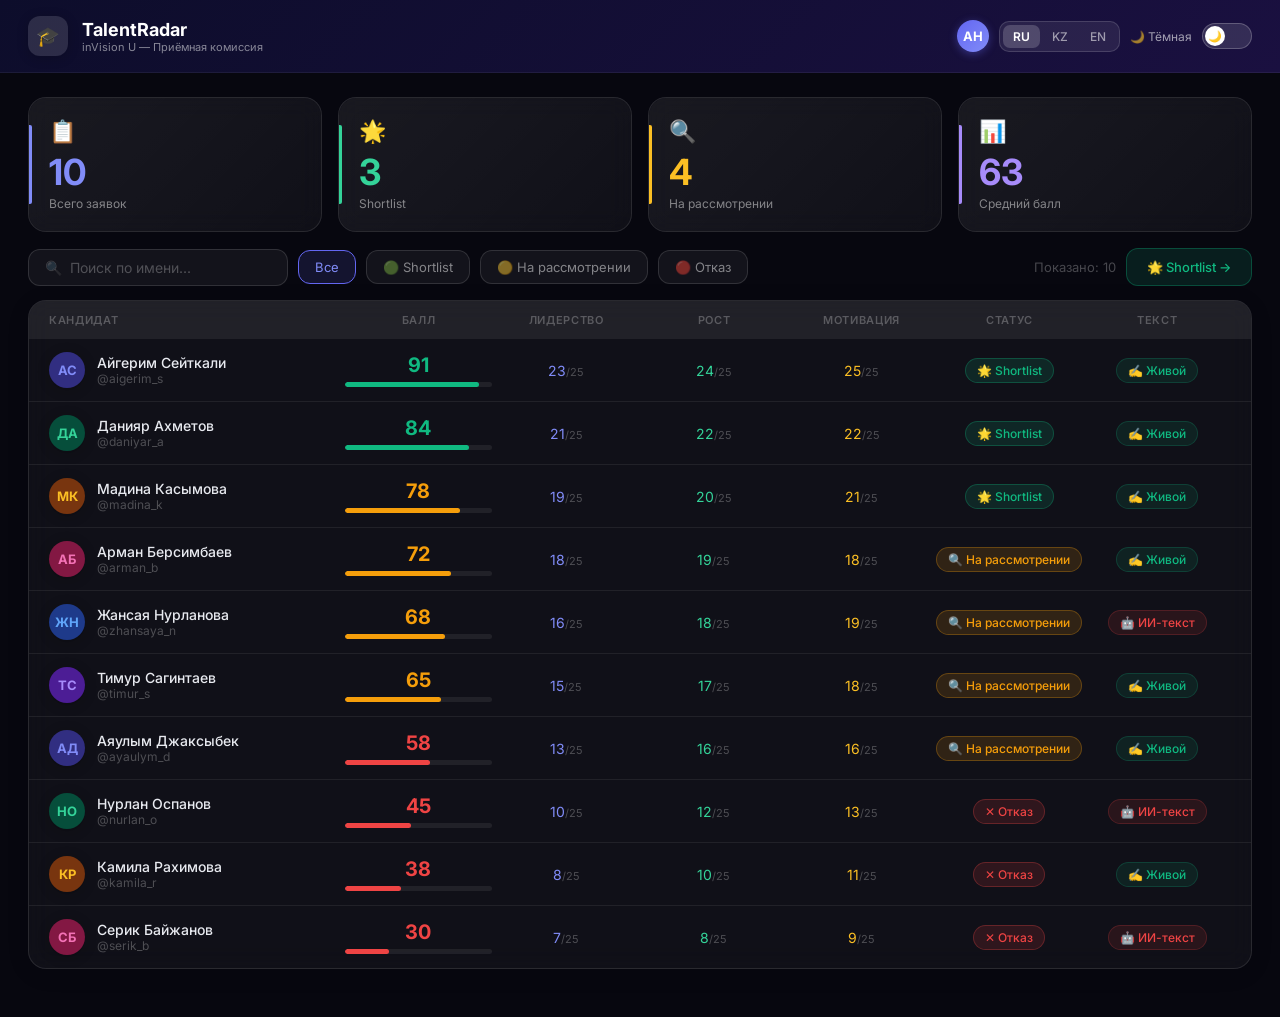
<file: frontend/index.html>
<!DOCTYPE html>
<html lang="ru" data-theme="dark">
<head>
  <meta charset="UTF-8"/>
  <meta name="viewport" content="width=device-width, initial-scale=1.0"/>
  <title>TalentRadar — inVision U</title>
  <link rel="stylesheet" href="css/styles.css"/>
</head>
<body>

<header class="hero-gradient">
  <div style="display:flex;align-items:center;gap:14px;">
    <div style="width:40px;height:40px;border-radius:12px;background:rgba(255,255,255,0.13);display:flex;align-items:center;justify-content:center;font-size:19px;box-shadow:0 2px 12px rgba(0,0,0,0.2);">🎓</div>
    <div>
      <h1 style="font-size:18px;font-weight:700;color:#fff;margin:0;" id="hdr-app">TalentRadar</h1>
      <p style="font-size:11px;color:rgba(255,255,255,0.5);margin:0;" id="hdr-sub">inVision U — Приёмная комиссия</p>
    </div>
  </div>
  <div style="display:flex;align-items:center;gap:10px;">
    <!-- Профиль -->
    <div onclick="location.href='profile.html'" style="width:32px;height:32px;border-radius:50%;background:linear-gradient(135deg,#6366f1,#818cf8);display:flex;align-items:center;justify-content:center;font-size:13px;font-weight:700;color:#fff;cursor:pointer;box-shadow:0 2px 8px rgba(99,102,241,0.4);">АН</div>
    <!-- Язык -->
    <div class="lang-switcher">
      <button class="lang-btn" data-lang="ru">RU</button>
      <button class="lang-btn" data-lang="kz">KZ</button>
      <button class="lang-btn" data-lang="en">EN</button>
    </div>
    <!-- Тема -->
    <span style="font-size:12px;color:rgba(255,255,255,0.6);" id="theme-label">🌙 Тёмная</span>
    <div class="theme-toggle" onclick="toggleTheme()"><div class="knob" id="theme-knob">🌙</div></div>
  </div>
</header>

<!-- СТАТИСТИКА -->
<div style="display:grid;grid-template-columns:repeat(4,1fr);gap:16px;padding:24px 28px 16px;" id="stats-grid"></div>

<!-- ПОИСК И ФИЛЬТРЫ -->
<div style="padding:0 28px 14px;display:flex;align-items:center;gap:10px;flex-wrap:wrap;">
  <input type="text" id="search-input" class="search-input" oninput="filterCandidates()"/>
  <button class="filter-btn active" data-filter="all" onclick="setFilter('all',this)" id="f-all">Все</button>
  <button class="filter-btn" data-filter="shortlist" onclick="setFilter('shortlist',this)" id="f-short">🟢 Shortlist</button>
  <button class="filter-btn" data-filter="review" onclick="setFilter('review',this)" id="f-review">🟡 На рассмотрении</button>
  <button class="filter-btn" data-filter="declined" onclick="setFilter('declined',this)" id="f-declined">🔴 Отказ</button>
  <span style="margin-left:auto;font-size:13px;color:var(--text3);" id="count-label"></span>
  <button class="btn btn-green" onclick="location.href='shortlist.html'" style="font-size:13px;" id="btn-to-shortlist">🌟 Shortlist →</button>
</div>

<!-- ТАБЛИЦА -->
<div style="padding:0 28px 48px;">
  <div class="table-wrap">
    <div class="table-header" id="table-header">
      <div id="th-candidate">Кандидат</div>
      <div style="text-align:center;" id="th-score">Балл</div>
      <div style="text-align:center;" id="th-lead">Лидерство</div>
      <div style="text-align:center;" id="th-growth">Рост</div>
      <div style="text-align:center;" id="th-motiv">Мотивация</div>
      <div style="text-align:center;" id="th-status">Статус</div>
      <div style="text-align:center;" id="th-text">Текст</div>
    </div>
    <div id="candidates-list"></div>
  </div>
</div>

<script src="js/i18n.js"></script>
<script src="js/data.js"></script>
<script>
let currentFilter = "all";

initLangSwitcher();

function onLangChange() {
  document.getElementById("hdr-app").textContent     = t("appName");
  document.getElementById("hdr-sub").textContent     = t("appSub");
  document.getElementById("theme-label").textContent = document.documentElement.getAttribute("data-theme")==="dark" ? t("darkTheme") : t("lightTheme");
  document.getElementById("search-input").placeholder = t("searchPlaceholder");
  document.getElementById("f-all").textContent       = t("filterAll");
  document.getElementById("f-short").textContent     = t("filterShort");
  document.getElementById("f-review").textContent    = t("filterReview");
  document.getElementById("f-declined").textContent  = t("filterDeclined");
  document.getElementById("btn-to-shortlist").innerHTML = `🌟 ${t("shortlistStat")} →`;
  document.getElementById("th-candidate").textContent = t("colCandidate");
  document.getElementById("th-score").textContent    = t("colScore");
  document.getElementById("th-lead").textContent     = t("colLeadership");
  document.getElementById("th-growth").textContent   = t("colGrowth");
  document.getElementById("th-motiv").textContent    = t("colMotivation");
  document.getElementById("th-status").textContent   = t("colStatus");
  document.getElementById("th-text").textContent     = t("colText");
  renderStats();
  filterCandidates();
}

function toggleTheme() {
  const html = document.documentElement;
  const isDark = html.getAttribute("data-theme")==="dark";
  html.setAttribute("data-theme", isDark?"light":"dark");
  document.getElementById("theme-knob").textContent  = isDark?"☀️":"🌙";
  document.getElementById("theme-label").textContent = isDark ? t("lightTheme") : t("darkTheme");
}

function renderStats() {
  const total = CANDIDATES.length;
  const sl    = CANDIDATES.filter(c=>c.status==="shortlist").length;
  const rev   = CANDIDATES.filter(c=>c.status==="review").length;
  const avg   = Math.round(CANDIDATES.reduce((s,c)=>s+c.score,0)/total);
  const items = [
    { label:t("totalApps"),    value:total, color:"#818cf8", icon:"📋", bar:"#818cf8" },
    { label:t("shortlistStat"),value:sl,    color:"#34d399", icon:"🌟", bar:"#34d399" },
    { label:t("underReview"),  value:rev,   color:"#fbbf24", icon:"🔍", bar:"#fbbf24" },
    { label:t("avgScore"),     value:avg,   color:"#a78bfa", icon:"📊", bar:"#a78bfa" },
  ];
  document.getElementById("stats-grid").innerHTML = items.map((s,i)=>`
    <div class="stat-card fade-in" style="animation-delay:${i*0.08}s;">
      <div class="accent-bar" style="background:${s.bar};"></div>
      <div style="font-size:22px;margin-bottom:10px;">${s.icon}</div>
      <div style="font-size:36px;font-weight:700;color:${s.color};line-height:1;animation:countUp 0.6s ease ${i*0.1}s forwards;opacity:0;">${s.value}</div>
      <div style="font-size:12px;color:var(--text2);margin-top:6px;">${s.label}</div>
    </div>`).join("");
}

function renderCandidates(list) {
  const showing = t("showing");
  document.getElementById("count-label").textContent = `${showing} ${list.length}`;
  const container = document.getElementById("candidates-list");
  if (!list.length) {
    container.innerHTML = `<div style="text-align:center;padding:52px;color:var(--text3);">${t("noResults")}</div>`;
    return;
  }
  container.innerHTML = list.map((c,i)=>{
    const [fg,bg] = getAvatarColors(CANDIDATES.indexOf(c));
    const initials  = getInitials(c.name);
    const barColor  = getScoreColor(c.score);
    const { cls }   = getStatusInfo(c.status);
    const statusTxt = c.status==="shortlist" ? t("badgeShortlist") : c.status==="review" ? t("badgeReview") : t("badgeDeclined");
    const aiLabel   = c.ai_text
      ? `<span class="badge badge-ai">${t("badgeAI")}</span>`
      : `<span class="badge badge-human">${t("badgeHuman")}</span>`;
    return `
      <div class="candidate-row fade-in" style="animation-delay:${i*0.04}s;" onclick="location.href='candidate.html?id=${c.id}'">
        <div style="display:flex;align-items:center;gap:12px;">
          <div class="avatar" style="width:36px;height:36px;font-size:13px;background:${bg};color:${fg};">${initials}</div>
          <div>
            <div style="font-size:14px;font-weight:500;color:var(--text);">${c.name}</div>
            <div style="font-size:12px;color:var(--text3);">@${c.username}</div>
          </div>
        </div>
        <div style="text-align:center;">
          <div style="font-size:20px;font-weight:700;color:${barColor};">${c.score}</div>
          <div class="progress-track" style="margin-top:5px;"><div class="progress-fill" style="--w:${c.score}%;background:${barColor};"></div></div>
        </div>
        <div style="text-align:center;font-size:14px;color:#818cf8;">${c.leadership}<span style="font-size:11px;color:var(--text3)">/25</span></div>
        <div style="text-align:center;font-size:14px;color:#34d399;">${c.growth}<span style="font-size:11px;color:var(--text3)">/25</span></div>
        <div style="text-align:center;font-size:14px;color:#fbbf24;">${c.motivation}<span style="font-size:11px;color:var(--text3)">/25</span></div>
        <div style="text-align:center;"><span class="badge ${cls}">${statusTxt}</span></div>
        <div style="text-align:center;">${aiLabel}</div>
      </div>`;
  }).join("");
}

function filterCandidates() {
  const q = document.getElementById("search-input").value.toLowerCase();
  let list = CANDIDATES;
  if (currentFilter!=="all") list=list.filter(c=>c.status===currentFilter);
  if (q) list=list.filter(c=>c.name.toLowerCase().includes(q));
  renderCandidates(list);
}

function setFilter(f,btn) {
  currentFilter=f;
  document.querySelectorAll(".filter-btn").forEach(b=>b.classList.remove("active"));
  btn.classList.add("active");
  filterCandidates();
}

onLangChange();
</script>
</body>
</html>
</file>
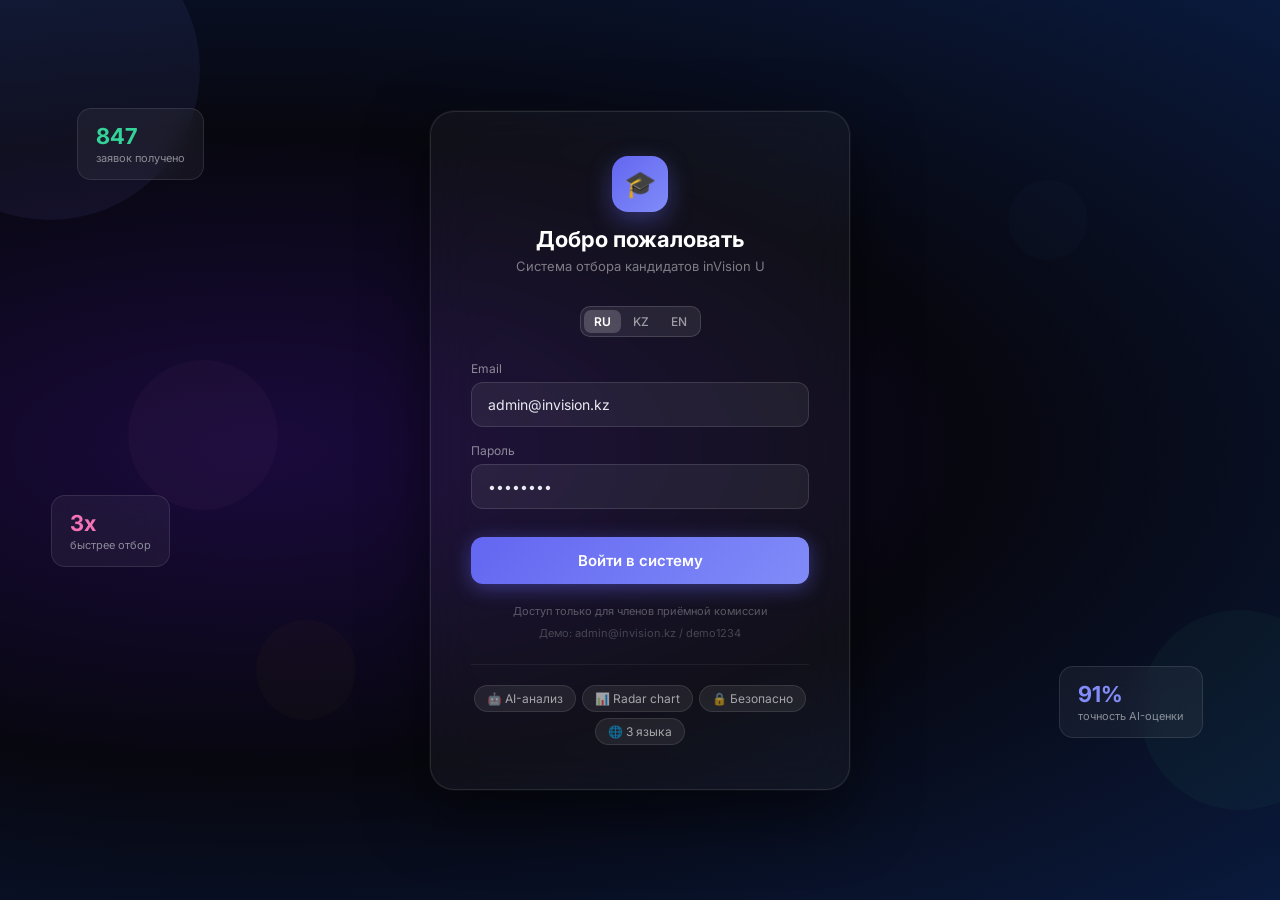
<file: frontend/login.html>
<!DOCTYPE html>
<html lang="ru" data-theme="dark">
<head>
  <meta charset="UTF-8"/>
  <meta name="viewport" content="width=device-width, initial-scale=1.0"/>
  <title>TalentRadar — Вход</title>
  <link rel="stylesheet" href="css/styles.css"/>
  <style>
    /* Только для логин страницы */
    .error-msg { color:#ef4444;font-size:12px;margin-top:6px;display:none; }
    .spinner { width:18px;height:18px;border:2px solid rgba(255,255,255,0.3);border-top-color:#fff;border-radius:50%;animation:spin .7s linear infinite;display:none;margin:0 auto; }
    .feature-pill {
      display:inline-flex;align-items:center;gap:6px;
      padding:5px 12px;border-radius:99px;
      background:rgba(255,255,255,0.07);border:1px solid rgba(255,255,255,0.1);
      font-size:12px;color:rgba(255,255,255,0.6);
    }
    .stat-float {
      position:absolute;background:rgba(255,255,255,0.05);
      border:1px solid rgba(255,255,255,0.10);border-radius:14px;
      padding:14px 18px;backdrop-filter:blur(12px);
      animation:float 7s ease-in-out infinite;
    }
    .stat-float:nth-child(6) { animation:floatB 9s ease-in-out infinite 1s; }
    .stat-float:nth-child(7) { animation:float  6s ease-in-out infinite 2s; }
  </style>
</head>
<body>
<div class="login-bg">

  <!-- Плавающие частицы -->
  <div class="particle" style="width:300px;height:300px;top:-80px;left:-100px;opacity:.5;"></div>
  <div class="particle" style="width:200px;height:200px;bottom:10%;right:-60px;opacity:.4;"></div>
  <div class="particle" style="width:150px;height:150px;top:40%;left:10%;opacity:.3;"></div>
  <div class="particle" style="width:100px;height:100px;bottom:20%;left:20%;opacity:.25;"></div>
  <div class="particle" style="width:80px;height:80px;top:20%;right:15%;opacity:.2;"></div>

  <!-- Плавающие стат-карточки (декор) -->
  <div class="stat-float" style="top:12%;left:6%;color:#fff;">
    <div style="font-size:22px;font-weight:700;color:#34d399;">847</div>
    <div style="font-size:11px;color:rgba(255,255,255,0.5);margin-top:2px;">заявок получено</div>
  </div>
  <div class="stat-float" style="bottom:18%;right:6%;color:#fff;">
    <div style="font-size:22px;font-weight:700;color:#818cf8;">91%</div>
    <div style="font-size:11px;color:rgba(255,255,255,0.5);margin-top:2px;">точность AI-оценки</div>
  </div>
  <div class="stat-float" style="top:55%;left:4%;color:#fff;display:none;" id="stat3">
    <div style="font-size:22px;font-weight:700;color:#f472b6;">3x</div>
    <div style="font-size:11px;color:rgba(255,255,255,0.5);margin-top:2px;">быстрее отбор</div>
  </div>

  <!-- Карточка логина -->
  <div class="login-card">

    <!-- Логотип -->
    <div style="text-align:center;margin-bottom:32px;">
      <div style="width:56px;height:56px;border-radius:16px;background:linear-gradient(135deg,#6366f1,#818cf8);display:flex;align-items:center;justify-content:center;font-size:26px;margin:0 auto 14px;box-shadow:0 8px 24px rgba(99,102,241,0.4);">🎓</div>
      <h1 style="font-size:22px;font-weight:700;color:#fff;margin:0 0 6px;" id="login-title">Добро пожаловать</h1>
      <p style="font-size:13px;color:rgba(255,255,255,0.45);margin:0;" id="login-sub">Система отбора кандидатов inVision U</p>
    </div>

    <!-- Переключатель языка -->
    <div style="display:flex;justify-content:center;margin-bottom:24px;">
      <div class="lang-switcher">
        <button class="lang-btn active" data-lang="ru">RU</button>
        <button class="lang-btn" data-lang="kz">KZ</button>
        <button class="lang-btn" data-lang="en">EN</button>
      </div>
    </div>

    <!-- Форма -->
    <div style="margin-bottom:16px;">
      <label id="lbl-email" style="font-size:12px;color:rgba(255,255,255,0.5);display:block;margin-bottom:6px;">Email</label>
      <input type="email" id="inp-email" class="login-input" placeholder="admin@invision.kz" value="admin@invision.kz"/>
    </div>
    <div style="margin-bottom:8px;">
      <label id="lbl-pass" style="font-size:12px;color:rgba(255,255,255,0.5);display:block;margin-bottom:6px;">Пароль</label>
      <input type="password" id="inp-pass" class="login-input" placeholder="••••••••" value="demo1234"
        onkeydown="if(event.key==='Enter')doLogin()"/>
    </div>
    <div class="error-msg" id="error-msg">Неверный email или пароль</div>

    <button class="login-btn" id="login-btn" onclick="doLogin()" style="margin-top:20px;">
      <span id="btn-text">Войти в систему</span>
      <div class="spinner" id="spinner"></div>
    </button>

    <!-- Демо подсказка -->
    <div style="margin-top:20px;text-align:center;">
      <div id="login-hint" style="font-size:11px;color:rgba(255,255,255,0.3);margin-bottom:8px;">Доступ только для членов приёмной комиссии</div>
      <div style="font-size:11px;color:rgba(255,255,255,0.22);" id="login-demo">Демо: admin@invision.kz / demo1234</div>
    </div>

    <!-- Фичи снизу -->
    <div style="display:flex;flex-wrap:wrap;gap:6px;justify-content:center;margin-top:24px;padding-top:20px;border-top:1px solid rgba(255,255,255,0.06);">
      <span class="feature-pill">🤖 AI-анализ</span>
      <span class="feature-pill">📊 Radar chart</span>
      <span class="feature-pill">🔒 Безопасно</span>
      <span class="feature-pill">🌐 3 языка</span>
    </div>
  </div>
</div>

<script src="js/i18n.js"></script>
<script>
initLangSwitcher();

function onLangChange() {
  document.getElementById("login-title").textContent = t("loginTitle");
  document.getElementById("login-sub").textContent   = t("loginSub");
  document.getElementById("lbl-email").textContent   = t("loginEmail");
  document.getElementById("lbl-pass").textContent    = t("loginPass");
  document.getElementById("btn-text").textContent    = t("loginBtn");
  document.getElementById("login-hint").textContent  = t("loginHint");
  document.getElementById("login-demo").textContent  = t("loginDemo");
  document.getElementById("inp-email").placeholder   = "admin@invision.kz";
  document.getElementById("inp-pass").placeholder    = "••••••••";
}
onLangChange();

function doLogin() {
  const email = document.getElementById("inp-email").value.trim();
  const pass  = document.getElementById("inp-pass").value.trim();
  const btn   = document.getElementById("login-btn");
  const spinner = document.getElementById("spinner");
  const btnText = document.getElementById("btn-text");
  const err   = document.getElementById("error-msg");

  err.style.display = "none";
  btnText.style.display = "none";
  spinner.style.display = "block";
  btn.disabled = true;

  setTimeout(() => {
    spinner.style.display = "none";
    btnText.style.display = "block";
    btn.disabled = false;

    if (email === "admin@invision.kz" && pass === "demo1234") {
      localStorage.setItem("tr_auth", "1");
      window.location.href = "index.html";
    } else {
      err.style.display = "block";
      err.textContent = currentLang === "en" ? "Invalid email or password"
                      : currentLang === "kz" ? "Email немесе құпия сөз қате"
                      : "Неверный email или пароль";
    }
  }, 1000);
}

// Показываем статкарточки с задержкой
setTimeout(() => {
  document.getElementById("stat3").style.display = "block";
}, 800);
</script>
</body>
</html>
</file>
<file: frontend/css/styles.css>
@import url('https://fonts.googleapis.com/css2?family=Inter:wght@400;500;600;700&display=swap');

*, *::before, *::after {
  font-family: 'Inter', sans-serif;
  box-sizing: border-box;
  transition: background 0.3s, color 0.3s, border-color 0.3s;
}

/* ══════════════════════════════════════════
   ТЕМЫ
══════════════════════════════════════════ */
[data-theme="dark"] {
  --bg:        #07070f;
  --bg2:       rgba(255,255,255,0.04);
  --bg3:       rgba(255,255,255,0.07);
  --card:      rgba(255,255,255,0.03);
  --card2:     rgba(255,255,255,0.06);
  --border:    rgba(255,255,255,0.07);
  --border2:   rgba(255,255,255,0.13);
  --glow:      rgba(99,102,241,0.18);
  --text:      #e8eaf0;
  --text2:     rgba(255,255,255,0.48);
  --text3:     rgba(255,255,255,0.26);
  --row-hover: rgba(99,102,241,0.07);
  --input-bg:  rgba(255,255,255,0.05);
  --chat-user: rgba(99,102,241,0.12);
  --chat-ai:   rgba(16,185,129,0.08);
  --glass:     rgba(255,255,255,0.04);
  --glass-border: rgba(255,255,255,0.10);
}
[data-theme="light"] {
  --bg:        #f0f0f8;
  --bg2:       #ffffff;
  --bg3:       #e8e8f2;
  --card:      #ffffff;
  --card2:     #f8f8ff;
  --border:    rgba(0,0,0,0.07);
  --border2:   rgba(0,0,0,0.13);
  --glow:      rgba(99,102,241,0.1);
  --text:      #1a1a2e;
  --text2:     rgba(0,0,0,0.48);
  --text3:     rgba(0,0,0,0.30);
  --row-hover: rgba(99,102,241,0.05);
  --input-bg:  #ffffff;
  --chat-user: rgba(99,102,241,0.08);
  --chat-ai:   rgba(16,185,129,0.07);
  --glass:     rgba(255,255,255,0.75);
  --glass-border: rgba(255,255,255,0.9);
}

body { background: var(--bg); color: var(--text); min-height: 100vh; margin: 0; }

/* ══════════════════════════════════════════
   АНИМАЦИИ
══════════════════════════════════════════ */
@keyframes fadeInUp    { from{opacity:0;transform:translateY(20px)} to{opacity:1;transform:translateY(0)} }
@keyframes fadeInScale { from{opacity:0;transform:scale(0.94)}      to{opacity:1;transform:scale(1)} }
@keyframes gradShift   { 0%{background-position:0% 50%} 50%{background-position:100% 50%} 100%{background-position:0% 50%} }
@keyframes fillBar     { from{width:0%} to{width:var(--w)} }
@keyframes pulse       { 0%,100%{opacity:1} 50%{opacity:.35} }
@keyframes slideIn     { from{opacity:0;transform:translateX(12px)} to{opacity:1;transform:translateX(0)} }
@keyframes typing      { 0%,80%,100%{transform:scale(0)} 40%{transform:scale(1)} }
@keyframes confettiFall{ 0%{transform:translateY(-10px) rotate(0deg);opacity:1} 100%{transform:translateY(100vh) rotate(720deg);opacity:0} }
@keyframes popIn       { from{opacity:0;transform:scale(0.88)} to{opacity:1;transform:scale(1)} }
@keyframes float       { 0%,100%{transform:translateY(0) rotate(0deg)} 50%{transform:translateY(-18px) rotate(3deg)} }
@keyframes floatB      { 0%,100%{transform:translateY(0) rotate(0deg)} 50%{transform:translateY(-12px) rotate(-2deg)} }
@keyframes shimmer     { 0%{background-position:-200% 0} 100%{background-position:200% 0} }
@keyframes glow-pulse  { 0%,100%{box-shadow:0 0 20px rgba(99,102,241,0.2)} 50%{box-shadow:0 0 40px rgba(99,102,241,0.5)} }
@keyframes countUp     { from{opacity:0;transform:translateY(8px)} to{opacity:1;transform:translateY(0)} }
@keyframes spin        { to{transform:rotate(360deg)} }

.fade-in       { animation: fadeInUp    0.5s ease forwards; opacity:0; }
.fade-in-scale { animation: fadeInScale 0.4s ease forwards; opacity:0; }
.slide-in      { animation: slideIn     0.3s ease forwards; opacity:0; }

/* ══════════════════════════════════════════
   ШАПКА
══════════════════════════════════════════ */
.hero-gradient {
  background: linear-gradient(135deg,#0d0d2b,#1a1040,#0f2d60,#3d1f8a);
  background-size: 300% 300%;
  animation: gradShift 10s ease infinite;
  padding: 16px 28px;
  display: flex; align-items: center; justify-content: space-between;
  border-bottom: 1px solid rgba(255,255,255,0.06);
  position: sticky; top: 0; z-index: 100;
  backdrop-filter: blur(12px);
}

/* ══════════════════════════════════════════
   ПЕРЕКЛЮЧАТЕЛЬ ТЕМЫ
══════════════════════════════════════════ */
.theme-toggle {
  width:50px; height:26px;
  background: rgba(255,255,255,0.12);
  border-radius:99px; position:relative; cursor:pointer;
  border:1px solid rgba(255,255,255,0.22);
}
.theme-toggle .knob {
  position:absolute; top:2px; left:2px;
  width:20px; height:20px; border-radius:50%;
  background:#fff; transition:transform 0.3s;
  display:flex; align-items:center; justify-content:center; font-size:11px;
}
[data-theme="light"] .theme-toggle .knob { transform:translateX(24px); }

/* ══════════════════════════════════════════
   ПЕРЕКЛЮЧАТЕЛЬ ЯЗЫКА
══════════════════════════════════════════ */
.lang-switcher {
  display: flex; align-items: center; gap: 2px;
  background: rgba(255,255,255,0.08);
  border: 1px solid rgba(255,255,255,0.14);
  border-radius: 10px; padding: 3px;
}
.lang-btn {
  padding: 4px 10px; border-radius: 7px; font-size: 12px; font-weight: 500;
  cursor: pointer; background: transparent; border: none;
  color: rgba(255,255,255,0.55); transition: all 0.2s;
}
.lang-btn:hover { color: rgba(255,255,255,0.85); }
.lang-btn.active {
  background: rgba(255,255,255,0.18);
  color: #fff; font-weight: 600;
}

/* ══════════════════════════════════════════
   КАРТОЧКИ — СТЕКЛО
══════════════════════════════════════════ */
.card {
  background: var(--glass);
  border: 1px solid var(--glass-border);
  border-radius: 18px; padding: 22px;
  backdrop-filter: blur(12px);
  -webkit-backdrop-filter: blur(12px);
  box-shadow: 0 4px 24px rgba(0,0,0,0.08);
}
.stat-card {
  background: var(--glass);
  border: 1px solid var(--glass-border);
  border-radius: 18px; padding: 20px;
  backdrop-filter: blur(12px);
  -webkit-backdrop-filter: blur(12px);
  transition: transform 0.2s, box-shadow 0.2s;
  cursor: default;
  position: relative; overflow: hidden;
}
.stat-card::before {
  content:''; position:absolute; inset:0; border-radius:18px;
  background: linear-gradient(135deg,rgba(255,255,255,0.04),transparent);
  pointer-events:none;
}
.stat-card:hover { transform:translateY(-3px); box-shadow:0 8px 32px var(--glow); }

/* Цветная полоска сбоку */
.stat-card .accent-bar {
  position:absolute; left:0; top:20%; bottom:20%;
  width:3px; border-radius:0 2px 2px 0;
}

/* ══════════════════════════════════════════
   АВАТАР
══════════════════════════════════════════ */
.avatar {
  border-radius:50%; display:flex; align-items:center;
  justify-content:center; font-weight:700; flex-shrink:0;
  box-shadow: 0 2px 12px rgba(0,0,0,0.25);
}

/* ══════════════════════════════════════════
   БЕЙДЖИ
══════════════════════════════════════════ */
.badge {
  padding:4px 11px; border-radius:99px;
  font-size:12px; font-weight:500; display:inline-block;
}
.badge-shortlist { background:rgba(16,185,129,0.14); color:#10b981; border:1px solid rgba(16,185,129,0.28); }
.badge-review    { background:rgba(245,158,11,0.14);  color:#f59e0b; border:1px solid rgba(245,158,11,0.28); }
.badge-declined  { background:rgba(239,68,68,0.14);   color:#ef4444; border:1px solid rgba(239,68,68,0.28); }
.badge-ai        { background:rgba(239,68,68,0.11);   color:#ef4444; border:1px solid rgba(239,68,68,0.2); }
.badge-human     { background:rgba(16,185,129,0.11);  color:#10b981; border:1px solid rgba(16,185,129,0.2); }

/* ══════════════════════════════════════════
   КНОПКИ
══════════════════════════════════════════ */
.btn {
  padding:10px 20px; border-radius:12px;
  font-size:13px; font-weight:500; cursor:pointer;
  transition:all 0.2s; border:none;
  display:inline-flex; align-items:center; gap:6px;
}
.btn-primary { background:linear-gradient(135deg,#6366f1,#818cf8); color:#fff; box-shadow:0 4px 15px rgba(99,102,241,0.35); }
.btn-primary:hover { transform:translateY(-2px); box-shadow:0 6px 20px rgba(99,102,241,0.5); }
.btn-green   { background:rgba(16,185,129,0.13); color:#10b981; border:1px solid rgba(16,185,129,0.3); }
.btn-green:hover   { background:rgba(16,185,129,0.24); transform:translateY(-1px); }
.btn-danger  { background:rgba(239,68,68,0.11);  color:#ef4444; border:1px solid rgba(239,68,68,0.28); }
.btn-danger:hover  { background:rgba(239,68,68,0.22); transform:translateY(-1px); }
.btn-ghost   { background:var(--bg3); color:var(--text2); border:1px solid var(--border2); }
.btn-ghost:hover   { background:var(--border2); }
.btn:disabled { opacity:0.4; cursor:not-allowed; transform:none !important; box-shadow:none !important; }

.back-btn {
  background:rgba(255,255,255,0.1); border:1px solid rgba(255,255,255,0.18);
  color:#fff; padding:7px 14px; border-radius:10px;
  cursor:pointer; font-size:13px; transition:all 0.2s;
}
.back-btn:hover { background:rgba(255,255,255,0.18); transform:translateX(-2px); }

/* ══════════════════════════════════════════
   ТАБЛИЦА
══════════════════════════════════════════ */
.table-wrap {
  background:var(--glass); border:1px solid var(--glass-border);
  border-radius:18px; overflow:hidden;
  backdrop-filter:blur(12px); -webkit-backdrop-filter:blur(12px);
  box-shadow:0 4px 24px rgba(0,0,0,0.08);
}
.table-header {
  background:var(--bg3); color:var(--text3);
  font-size:11px; letter-spacing:0.06em; text-transform:uppercase;
  display:grid; grid-template-columns:2fr 1fr 1fr 1fr 1fr 1fr 1fr;
  padding:12px 20px; font-weight:600;
}
.candidate-row {
  display:grid; grid-template-columns:2fr 1fr 1fr 1fr 1fr 1fr 1fr;
  padding:13px 20px; align-items:center;
  border-bottom:1px solid var(--border);
  transition:background 0.2s, transform 0.15s; cursor:pointer;
  position:relative;
}
.candidate-row::after {
  content:''; position:absolute; left:0; top:0; bottom:0;
  width:3px; background:linear-gradient(135deg,#6366f1,#818cf8);
  opacity:0; transition:opacity 0.2s; border-radius:0 2px 2px 0;
}
.candidate-row:hover { background:var(--row-hover); }
.candidate-row:hover::after { opacity:1; }
.candidate-row:last-child { border-bottom:none; }

/* ══════════════════════════════════════════
   ПРОГРЕСС БАР
══════════════════════════════════════════ */
.progress-track { height:5px; background:var(--bg3); border-radius:3px; overflow:hidden; }
.progress-fill  { height:100%; border-radius:3px; animation:fillBar 1.1s ease forwards; animation-delay:0.3s; width:0%; }

/* ══════════════════════════════════════════
   ПОИСК И ФИЛЬТРЫ
══════════════════════════════════════════ */
.search-input {
  background:var(--input-bg); border:1px solid var(--border2);
  color:var(--text); border-radius:12px; padding:9px 16px;
  font-size:14px; outline:none; width:260px;
  transition:border-color 0.2s, box-shadow 0.2s;
}
.search-input:focus { border-color:#6366f1; box-shadow:0 0 0 3px rgba(99,102,241,0.14); }
.search-input::placeholder { color:var(--text3); }

.filter-btn {
  background:var(--input-bg); border:1px solid var(--border2);
  color:var(--text2); padding:8px 16px; border-radius:12px;
  font-size:13px; cursor:pointer; transition:all 0.2s;
}
.filter-btn:hover, .filter-btn.active {
  background:rgba(99,102,241,0.14); border-color:#6366f1; color:#818cf8;
}

/* ══════════════════════════════════════════
   AI ЧАТ
══════════════════════════════════════════ */
.chat-wrap {
  background:var(--glass); border:1px solid var(--glass-border);
  border-radius:18px; overflow:hidden; display:flex; flex-direction:column;
  height:100%; backdrop-filter:blur(12px); -webkit-backdrop-filter:blur(12px);
}
.chat-header {
  padding:14px 18px;
  background:linear-gradient(135deg,rgba(99,102,241,0.14),rgba(129,140,248,0.06));
  border-bottom:1px solid var(--border2);
  display:flex; align-items:center; gap:10px;
}
.ai-dot { width:8px;height:8px;border-radius:50%;background:#10b981;animation:pulse 2s infinite; flex-shrink:0; }
.chat-messages { flex:1;overflow-y:auto;padding:16px;max-height:300px;display:flex;flex-direction:column;gap:10px; }
.msg { max-width:87%;padding:10px 14px;border-radius:12px;font-size:13px;line-height:1.65; }
.msg-user { background:var(--chat-user);border:1px solid rgba(99,102,241,0.2);align-self:flex-end;color:var(--text);border-radius:12px 12px 2px 12px; }
.msg-ai   { background:var(--chat-ai); border:1px solid rgba(16,185,129,0.18);align-self:flex-start;color:var(--text);border-radius:12px 12px 12px 2px; }
.msg-ai .ai-label { font-size:10px;color:#10b981;font-weight:600;margin-bottom:4px;display:block; }
.typing-indicator { display:flex;align-items:center;gap:3px;padding:11px 14px;background:var(--chat-ai);border:1px solid rgba(16,185,129,0.18);border-radius:12px 12px 12px 2px;align-self:flex-start; }
.typing-dot { width:6px;height:6px;border-radius:50%;background:#10b981;animation:typing 1.4s ease infinite; }
.typing-dot:nth-child(2){animation-delay:.2s} .typing-dot:nth-child(3){animation-delay:.4s}
.chat-input-wrap { padding:10px;border-top:1px solid var(--border);display:flex;gap:8px; }
.chat-input { flex:1;background:var(--input-bg);border:1px solid var(--border2);color:var(--text);border-radius:10px;padding:9px 13px;font-size:13px;resize:none;outline:none;transition:border-color 0.2s; }
.chat-input:focus { border-color:#6366f1; }
.chat-input::placeholder { color:var(--text3); }
.send-btn { background:linear-gradient(135deg,#6366f1,#818cf8);color:#fff;border:none;border-radius:10px;padding:9px 16px;cursor:pointer;font-size:13px;font-weight:500;transition:opacity 0.2s;white-space:nowrap; }
.send-btn:hover { opacity:.88; }
.send-btn:disabled { opacity:.4;cursor:not-allowed; }
.quick-btns { padding:0 10px 10px;display:flex;gap:6px;flex-wrap:wrap; }
.quick-btn { font-size:11px;padding:5px 11px;border-radius:99px;background:var(--bg2);border:1px solid var(--border2);color:var(--text2);cursor:pointer;transition:all 0.2s;white-space:nowrap; }
.quick-btn:hover { border-color:#6366f1;color:#818cf8;background:rgba(99,102,241,0.08); }
.api-input { flex:1;background:var(--input-bg);border:1px solid var(--border2);color:var(--text);border-radius:8px;padding:7px 12px;font-size:12px;outline:none;transition:border-color 0.2s; }
.api-input:focus { border-color:#6366f1; }
.api-input::placeholder { color:var(--text3); }

/* ══════════════════════════════════════════
   ОТВЕТЫ
══════════════════════════════════════════ */
.answer-block { background:var(--bg2);border:1px solid var(--border);border-radius:12px;padding:13px;margin-bottom:10px;transition:border-color 0.2s; }
.answer-block:hover { border-color:var(--border2); }
.answer-block .q { font-size:11px;color:var(--text3);margin-bottom:5px; }
.answer-block .a { font-size:13px;color:var(--text);line-height:1.6; }

/* ══════════════════════════════════════════
   SHORTLIST КАРТОЧКИ
══════════════════════════════════════════ */
.sl-card {
  background:var(--glass); border:1px solid var(--glass-border);
  border-radius:18px; padding:20px; cursor:pointer;
  transition:transform 0.25s, box-shadow 0.25s, border-color 0.2s;
  position:relative; backdrop-filter:blur(12px);
}
.sl-card:hover { transform:translateY(-5px); box-shadow:0 12px 40px rgba(99,102,241,0.18); }
.sl-card.selected { border-color:#818cf8; box-shadow:0 0 0 2px rgba(129,140,248,0.25),0 12px 40px rgba(99,102,241,0.18); }
.select-check { position:absolute;top:12px;right:12px;width:22px;height:22px;border-radius:50%;border:2px solid var(--border2);display:flex;align-items:center;justify-content:center;font-size:12px;transition:all 0.2s; }
.sl-card.selected .select-check { background:#818cf8;border-color:#818cf8;color:#fff; }

/* ══════════════════════════════════════════
   МОДАЛКА
══════════════════════════════════════════ */
.modal-overlay { position:fixed;inset:0;background:rgba(0,0,0,0.75);display:flex;align-items:center;justify-content:center;z-index:1000;backdrop-filter:blur(6px); }
.modal-box { background:var(--card2);border:1px solid var(--border2);border-radius:22px;padding:28px;width:90%;max-width:860px;max-height:90vh;overflow-y:auto;animation:popIn 0.3s ease forwards;box-shadow:0 24px 64px rgba(0,0,0,0.35); }
.compare-row { display:grid;grid-template-columns:1fr 1fr 1fr;border-bottom:1px solid var(--border);padding:10px 0;align-items:center; }
.compare-row:last-child { border-bottom:none; }

/* ══════════════════════════════════════════
   КОНФЕТТИ
══════════════════════════════════════════ */
.confetti-piece { position:fixed;border-radius:2px;animation:confettiFall linear forwards;pointer-events:none;z-index:9999; }

/* ══════════════════════════════════════════
   ЛОГИН СТРАНИЦА
══════════════════════════════════════════ */
.login-bg {
  min-height:100vh; display:flex; align-items:center; justify-content:center;
  background: radial-gradient(ellipse at 20% 50%, #1a0a3d 0%, #07070f 50%, #0a1a3d 100%);
  position:relative; overflow:hidden;
}
.particle {
  position:absolute; border-radius:50%;
  background:rgba(129,140,248,0.15);
  animation:float 6s ease-in-out infinite;
}
.particle:nth-child(2) { animation:floatB 8s ease-in-out infinite 1s; background:rgba(52,211,153,0.1); }
.particle:nth-child(3) { animation:float  7s ease-in-out infinite 2s; background:rgba(244,114,182,0.1); }
.particle:nth-child(4) { animation:floatB 9s ease-in-out infinite .5s; background:rgba(251,191,36,0.08); }
.particle:nth-child(5) { animation:float  5s ease-in-out infinite 3s; background:rgba(96,165,250,0.1); }

.login-card {
  background:rgba(255,255,255,0.04);
  border:1px solid rgba(255,255,255,0.10);
  border-radius:24px; padding:44px 40px;
  width:420px; max-width:94vw;
  backdrop-filter:blur(24px); -webkit-backdrop-filter:blur(24px);
  box-shadow:0 24px 64px rgba(0,0,0,0.5), 0 0 0 1px rgba(255,255,255,0.05);
  animation:fadeInScale 0.6s ease forwards;
  position:relative; z-index:10;
}
.login-input {
  width:100%; background:rgba(255,255,255,0.06);
  border:1px solid rgba(255,255,255,0.12); color:#e8eaf0;
  border-radius:12px; padding:13px 16px; font-size:14px; outline:none;
  transition:border-color 0.2s, box-shadow 0.2s;
}
.login-input:focus { border-color:#818cf8; box-shadow:0 0 0 3px rgba(129,140,248,0.18); }
.login-input::placeholder { color:rgba(255,255,255,0.28); }
.login-btn {
  width:100%; padding:14px; border-radius:12px; border:none;
  background:linear-gradient(135deg,#6366f1,#818cf8);
  color:#fff; font-size:15px; font-weight:600; cursor:pointer;
  transition:all 0.2s; box-shadow:0 4px 20px rgba(99,102,241,0.45);
  animation:glow-pulse 3s ease-in-out infinite;
}
.login-btn:hover { transform:translateY(-2px); box-shadow:0 8px 28px rgba(99,102,241,0.6); }
.login-btn:active { transform:translateY(0); }

/* ══════════════════════════════════════════
   ПРОФИЛЬ
══════════════════════════════════════════ */
.profile-hero {
  background:linear-gradient(135deg,#0d0d2b,#1a1040,#0f2d60);
  padding:48px 32px 32px; text-align:center;
  border-bottom:1px solid rgba(255,255,255,0.06);
}
.profile-avatar {
  width:88px; height:88px; border-radius:50%;
  background:linear-gradient(135deg,#6366f1,#818cf8);
  display:flex; align-items:center; justify-content:center;
  font-size:32px; font-weight:700; color:#fff;
  margin:0 auto 16px;
  box-shadow:0 0 0 4px rgba(129,140,248,0.3), 0 8px 32px rgba(99,102,241,0.4);
  animation:glow-pulse 4s ease-in-out infinite;
}
.activity-item {
  display:flex; align-items:center; gap:12px;
  padding:12px 0; border-bottom:1px solid var(--border);
}
.activity-item:last-child { border-bottom:none; }
.activity-dot { width:8px;height:8px;border-radius:50%;flex-shrink:0; }

/* ══════════════════════════════════════════
   СКРОЛЛБАР
══════════════════════════════════════════ */
::-webkit-scrollbar { width:5px; }
::-webkit-scrollbar-track { background:transparent; }
::-webkit-scrollbar-thumb { background:var(--border2);border-radius:3px; }

/* ══════════════════════════════════════════
   SHIMMER ЭФФЕКТ (для загрузки)
══════════════════════════════════════════ */
.shimmer {
  background:linear-gradient(90deg,var(--bg3) 25%,var(--bg2) 50%,var(--bg3) 75%);
  background-size:200% 100%;
  animation:shimmer 1.5s infinite;
  border-radius:8px;
}
</file>
